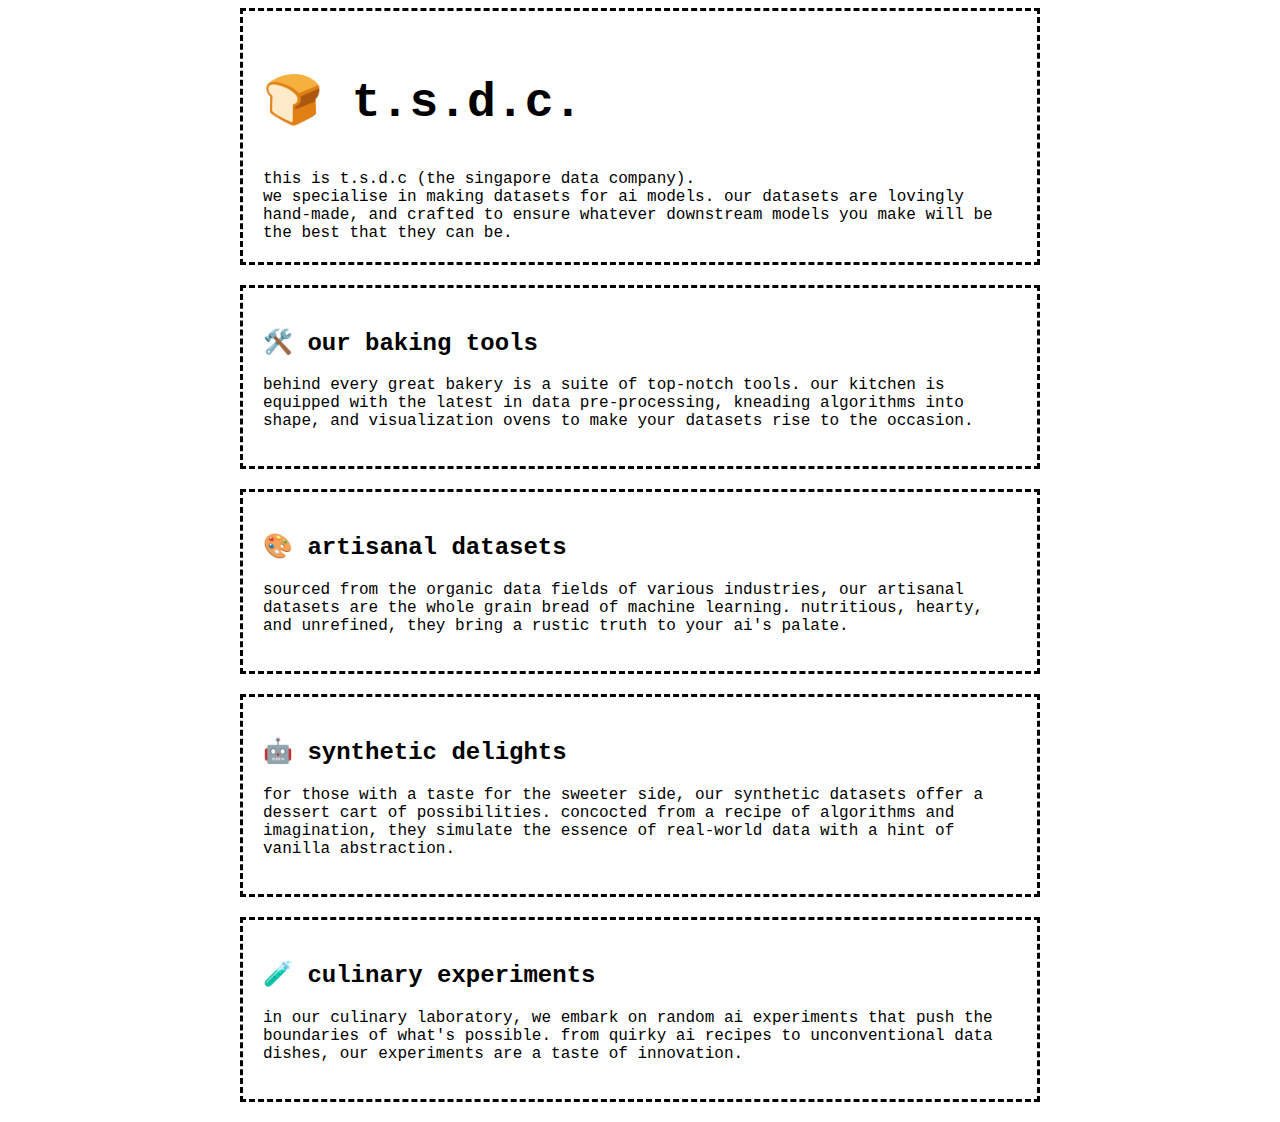
<file: tsdc/index.html>
<!DOCTYPE html>
<html lang="en">
  <head>
    <meta charset="UTF-8" />
    <meta name="viewport" content="width=device-width, initial-scale=1.0" />
    <title>t.s.d.c.</title>
    <style>
      body {
        font-family: "Courier New", Courier, monospace;
        display: block; /* Changed from flex to block */
        background-color: #fff;
      }
      .container,
      .tools-section,
      .real-datasets-section,
      .experiments-section,
      .synthetic-datasets-section {
        border: 3px dashed #000;
        padding: 20px;
        margin: 0 auto;
        margin-bottom: 20px; /* Add space between sections */
        width: 90%; /* Adjusted for a bit more padding */
        max-width: 800px; /* Max width for larger devices */
        box-sizing: border-box; /* Include padding and border in the width */
      }
      .hyphens {
        letter-spacing: 5px; /* Adjust spacing between hyphens */
      }
      .title {
        font-size: 2em;
        margin: 10px 0;
      }
      .description {
        font-size: 1em;
      }
      /* Responsive styling */
      @media (max-width: 768px) {
        .title {
          font-size: 1.5em;
        }
        .description {
          font-size: 0.8em;
        }
      }
      /* Additional media query for smaller devices */
      @media (max-width: 480px) {
        .container,
        .tools-section,
        .real-datasets-section,
        .synthetic-datasets-section {
          width: 95%; /* Allow more space for content on very small devices */
        }
        .title,
        .description {
          padding: 0 10px; /* Add some padding on the sides */
        }
      }
    </style>
  </head>
  <body>
    <div class="container">
      <!-- <div class="hyphens">--------------------</div> -->
      <div class="title"><h2>🍞 t.s.d.c.</h2></div>
      <div class="description">
        this is t.s.d.c (the singapore data company).<br />
        we specialise in making datasets for ai models. our datasets are
        lovingly hand-made, and crafted to ensure whatever downstream models you
        make will be the best that they can be.
      </div>
    </div>
    <!-- Tools Section -->
    <div class="tools-section">
      <h2>🛠️ our baking tools</h2>
      <p>
        behind every great bakery is a suite of top-notch tools. our kitchen is
        equipped with the latest in data pre-processing, kneading algorithms
        into shape, and visualization ovens to make your datasets rise to the
        occasion.
      </p>
    </div>

    <!-- Real Datasets Section -->
    <div class="real-datasets-section">
      <h2>🎨 artisanal datasets</h2>
      <p>
        sourced from the organic data fields of various industries, our
        artisanal datasets are the whole grain bread of machine learning.
        nutritious, hearty, and unrefined, they bring a rustic truth to your
        ai's palate.
      </p>
    </div>

    <!-- Synthetic Datasets Section -->
    <div class="synthetic-datasets-section">
      <h2>🤖 synthetic delights</h2>
      <p>
        for those with a taste for the sweeter side, our synthetic datasets
        offer a dessert cart of possibilities. concocted from a recipe of
        algorithms and imagination, they simulate the essence of real-world data
        with a hint of vanilla abstraction.
      </p>
    </div>

    <div class="experiments-section">
      <h2>🧪 culinary experiments</h2>
      <p>
        in our culinary laboratory, we embark on random ai experiments that push
        the boundaries of what's possible. from quirky ai recipes to
        unconventional data dishes, our experiments are a taste of innovation.
      </p>
    </div>
  </body>
</html>
</file>
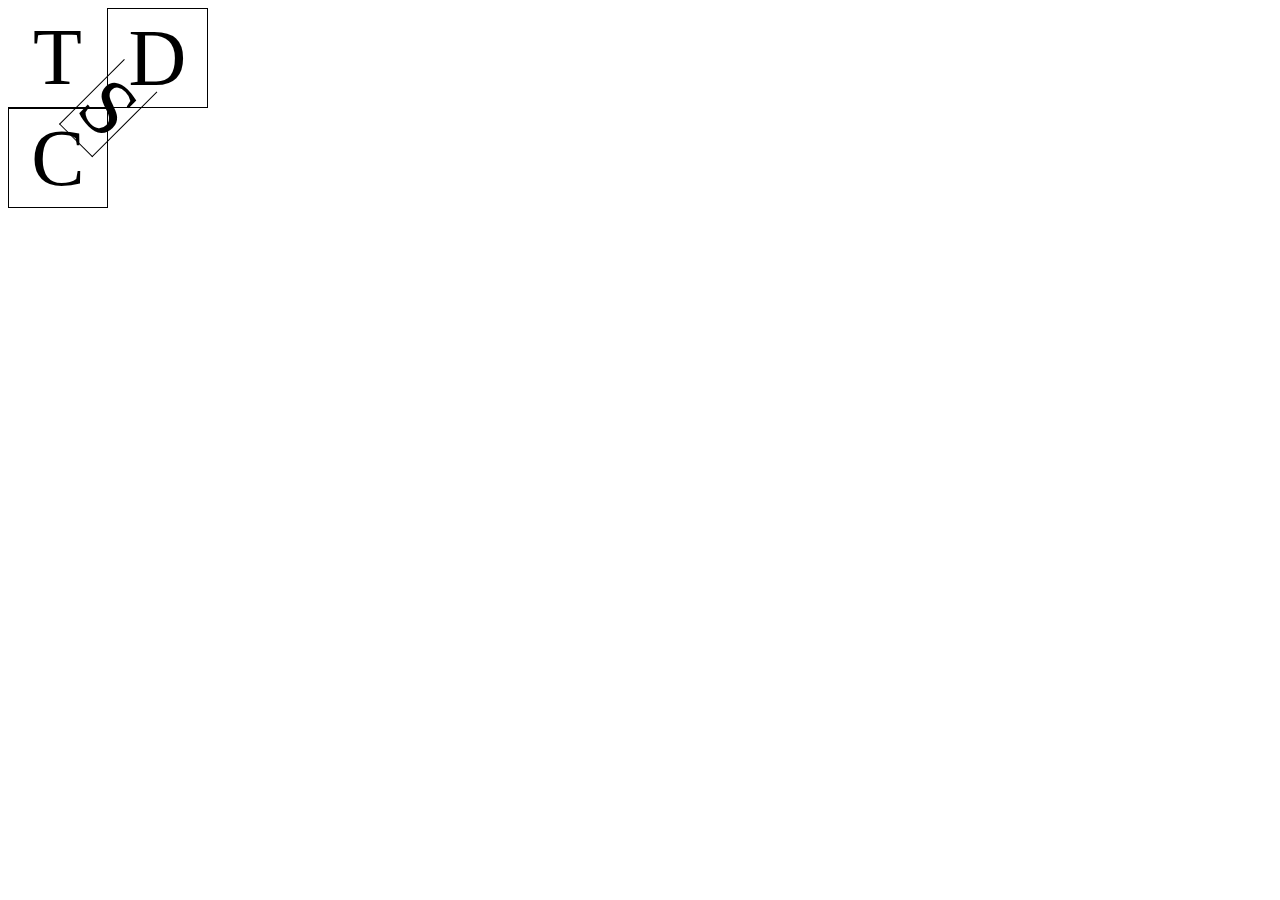
<file: tsdc/love.html>
<!DOCTYPE html>
<html lang="en">
  <head>
    <meta charset="UTF-8" />
    <meta name="viewport" content="width=device-width, initial-scale=1.0" />
    <title>Grid Layout</title>
    <link rel="stylesheet" href="style.css" />
  </head>
  <body>
    <div class="grid">
      <div class="cell">T</div>
      <div class="cell rotate">S</div>
      <div class="cell">D</div>
      <div class="cell">C</div>
    </div>
  </body>
</html>
</file>
<file: tsdc/style.css>
.grid {
    display: grid;
    grid-template-columns: repeat(2, 1fr);
    grid-template-rows: repeat(2, 1fr);
    font-size: 5em; /* Adjusted for visual balance */
    text-align: center;
    width: 200px; /* Ensure this matches height for square cells */
    height: 200px;
    position: relative; /* Needed for absolute positioning within */
}

.cell {
    display: flex;
    justify-content: center;
    align-items: center;
    overflow: visible; /* Allow the rotated 'S' to overflow */
    position: relative; /* Establish containing block for absolute positioning */
    box-sizing: border-box;
    border: 1px solid black;
}

/* Adjust the borders so they don't double up */
.cell:nth-child(1), .cell:nth-child(2) {
    border-top: none;
}

.cell:nth-child(1), .cell:nth-child(3) {
    border-left: none;
}

.rotate {
    /* Remove flex styles to allow absolute positioning to take effect */
    position: absolute;
    top: 50%; /* Center vertically in the grid container */
    left: 50%; /* Center horizontally in the grid container */
    transform: translate(-50%, -50%) rotate(45deg); /* Adjust for rotation */
    transform-origin: center center; /* Ensure rotation is around the center */
}

/* Optional: Ensuring content of the rotated cell stays within the grid */
.cell.rotate::before {
    content: '';
    float: left;
    padding-top: 100%;
}
</file>
